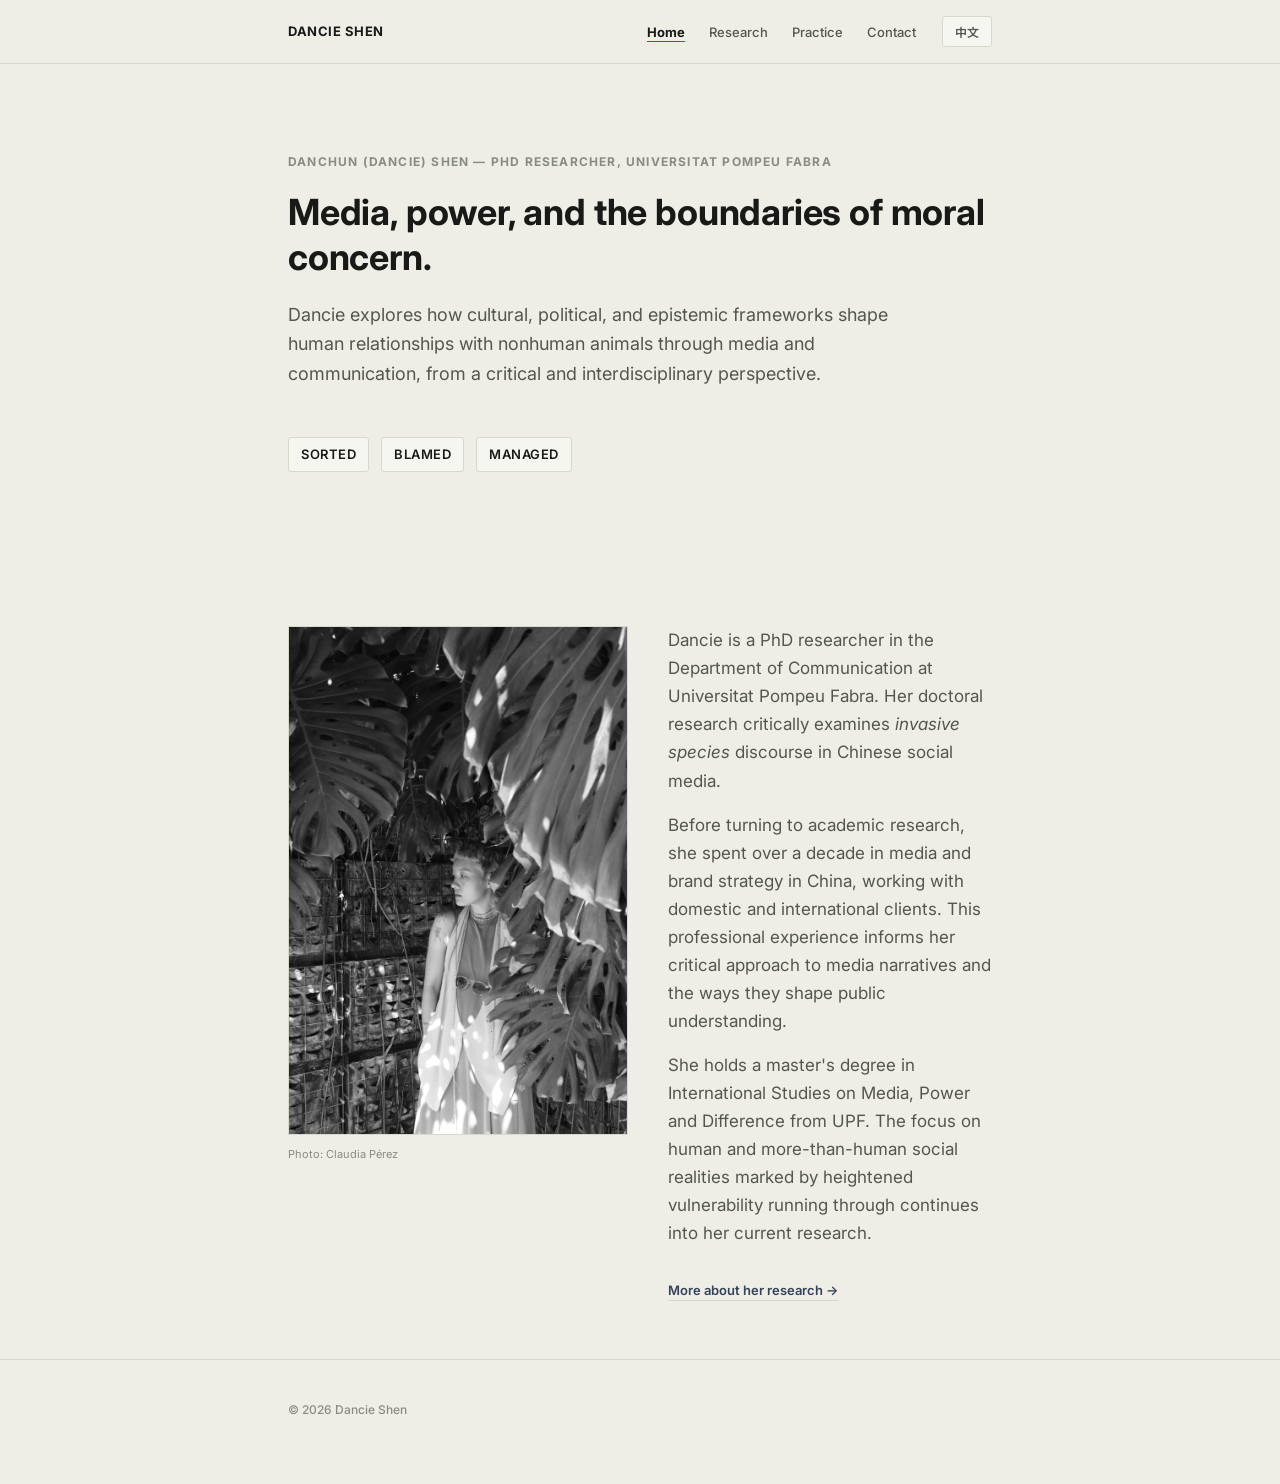
<file: index.html>
<!DOCTYPE html>
<html lang="en">
<head>
<meta charset="UTF-8">
<meta name="viewport" content="width=device-width, initial-scale=1.0">
<title>Dancie Shen</title>
<link rel="preconnect" href="https://fonts.googleapis.com">
<link rel="preconnect" href="https://fonts.gstatic.com" crossorigin>
<link href="https://fonts.googleapis.com/css2?family=Inter:ital,wght@0,400;0,500;0,600;0,700;1,400;1,500&family=Noto+Sans+SC:wght@400;500;700&display=swap" rel="stylesheet">
<link rel="icon" href="images/favicon.ico">
<link rel="icon" type="image/png" sizes="32x32" href="images/favicon-32.png">
<link rel="icon" type="image/png" sizes="16x16" href="images/favicon-16.png">
<link rel="apple-touch-icon" sizes="180x180" href="images/favicon-180.png">
<link rel="stylesheet" href="css/style.css">
</head>
<body>

<nav>
  <div class="wrap navwrap">
    <a class="nav-name" href="index.html">DANCIE SHEN</a>
    <div class="nav-right">
      <ul class="nav-links">
        <li><a href="index.html"><span class="en">Home</span><span class="zh">首页</span></a></li>
        <li><a href="research.html"><span class="en">Research</span><span class="zh">研究</span></a></li>
        <li><a href="writing.html"><span class="en">Practice</span><span class="zh">实践</span></a></li>
        <li><a href="contact.html"><span class="en">Contact</span><span class="zh">联系</span></a></li>
      </ul>
      <button id="langToggle" class="lang-toggle" aria-label="Switch language">中文</button>
    </div>
  </div>
</nav>

<header class="hero" id="top">
  <div class="wrap">
    <div class="eyebrow">
      <span class="en">Danchun (Dancie) Shen — PhD Researcher, Universitat Pompeu Fabra</span>
      <span class="zh">沈丹莼 — 博士研究生，庞培法布拉大学</span>
    </div>
    <h1>
      <span class="en">Media, power, and the boundaries of moral concern.</span>
      <span class="zh">媒介、权力<br>与道德关切的边界。</span>
    </h1>
    <p class="lede">
      <span class="en">Dancie explores how cultural, political, and epistemic frameworks shape human relationships with nonhuman animals through media and communication, from a critical and interdisciplinary perspective.</span>
      <span class="zh">沈丹莼以批判和跨学科的视角，探讨文化、政治与知识框架如何塑造人类与非人类动物之间的关系，及其在媒介与传播中的呈现方式。</span>
    </p>

    <div class="terms" id="termRow">
      <span class="term"
        data-gloss-en="Native / invasive — how a species is classified can shape whether it is understood as belonging or as a threat."
        data-gloss-zh="“本土”与“入侵”——同一个物种，不同的分类方式">
        <span class="strike"></span><span class="label">sorted</span>
      </span>
      <span class="term"
        data-gloss-en="Blamed / excused — how an ecological risk is framed shapes who is held responsible, and for what."
        data-gloss-zh="“被归咎”与“被开脱”——生态风险如何被框定，会影响谁被追究责任，以及被追究什么责任。">
        <span class="strike"></span><span class="label">blamed</span>
      </span>
      <span class="term"
        data-gloss-en="Individual / population — an animal can be recognized as an individual with interests of its own, or treated as part of a population to be managed."
        data-gloss-zh="“个体”与“群体”——一个动物可以被视为拥有自身利益的个体，也可能被当作有待管理的种群的一部分。">
        <span class="strike"></span><span class="label">managed</span>
      </span>
    </div>
    <div class="gloss" id="glossOut"></div>
  </div>
</header>

<section id="about">
  <div class="wrap reveal">
    <div class="media-grid media-grid--wide">
      <figure class="portrait-frame">
        <div class="frame-border"><img src="images/portrait.jpg" alt="Portrait of Dancie Shen" loading="lazy"></div>
        <figcaption>Photo: Claudia Pérez</figcaption>
      </figure>
      <div class="media-text">
        <p class="en-block">Dancie is a PhD researcher in the Department of Communication at Universitat Pompeu Fabra. Her doctoral research critically examines <em>invasive species</em> discourse in Chinese social media.</p>
        <p class="en-block">Before turning to academic research, she spent over a decade in media and brand strategy in China, working with domestic and international clients. This professional experience informs her critical approach to media narratives and the ways they shape public understanding.</p>
        <p class="en-block">She holds a master's degree in International Studies on Media, Power and Difference from UPF. The focus on human and more-than-human social realities marked by heightened vulnerability running through continues into her current research.</p>
        <p class="zh-block">
          沈丹莼是庞培法布拉大学传播学系的博士研究员。她的博士课题关注中文社交媒体中的"入侵物种"话语。
        </p>
        <p class="zh-block">
          在转向学术研究之前，她曾在中国从事媒体与品牌战略工作十余年，服务过国内外多家客户。这段职业经历也影响了她对媒介叙事及其如何塑造公众理解的批判性分析。
        </p>
        <p class="zh-block">
          她持有庞培法布拉大学"媒介、权力与差异国际研究"硕士学位，其对以高度脆弱性为特征的人类和非人类社会现实的关注，延续至她当下的研究。
        </p>
        <div class="link-row">
          <a href="research.html"><span class="en">More about her research →</span><span class="zh">了解更多研究内容 →</span></a>
        </div>
      </div>
    </div>
  </div>
</section>

<footer>
  <div class="wrap">
    <span>&copy; 2026 <span class="en">Dancie Shen</span><span class="zh">沈丹莼</span></span>
  </div>
</footer>

<script src="js/main.js"></script>
</body>
</html>
</file>
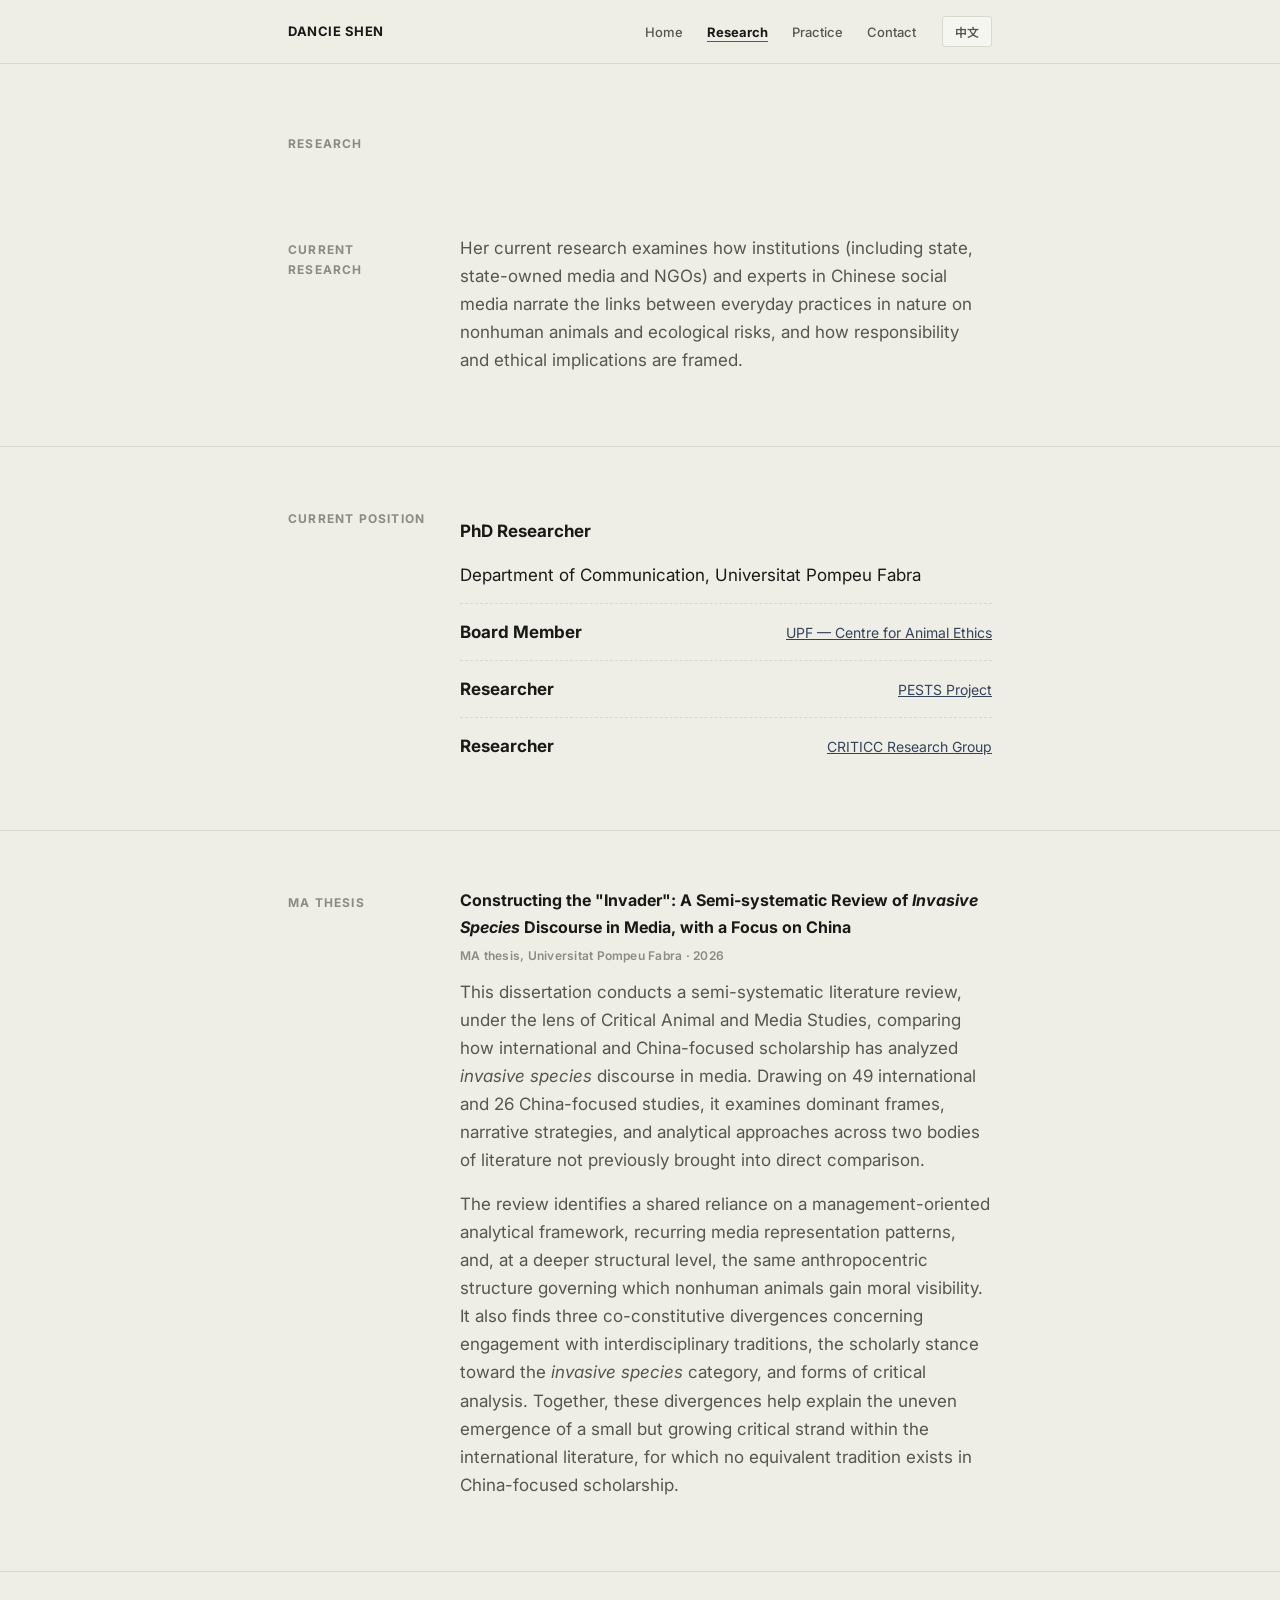
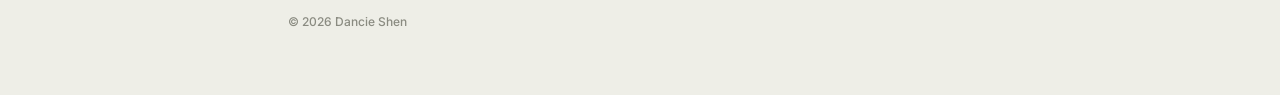
<file: research.html>
<!DOCTYPE html>
<html lang="en">
<head>
<meta charset="UTF-8">
<meta name="viewport" content="width=device-width, initial-scale=1.0">
<title>Research — Dancie Shen</title>
<link rel="preconnect" href="https://fonts.googleapis.com">
<link rel="preconnect" href="https://fonts.gstatic.com" crossorigin>
<link href="https://fonts.googleapis.com/css2?family=Inter:ital,wght@0,400;0,500;0,600;0,700;1,400;1,500&family=Noto+Sans+SC:wght@400;500;700&display=swap" rel="stylesheet">
<link rel="icon" href="images/favicon.ico">
<link rel="icon" type="image/png" sizes="32x32" href="images/favicon-32.png">
<link rel="icon" type="image/png" sizes="16x16" href="images/favicon-16.png">
<link rel="apple-touch-icon" sizes="180x180" href="images/favicon-180.png">
<link rel="stylesheet" href="css/style.css">
</head>
<body>

<nav>
  <div class="wrap navwrap">
    <a class="nav-name" href="index.html">DANCIE SHEN</a>
    <div class="nav-right">
      <ul class="nav-links">
        <li><a href="index.html"><span class="en">Home</span><span class="zh">首页</span></a></li>
        <li><a href="research.html"><span class="en">Research</span><span class="zh">研究</span></a></li>
        <li><a href="writing.html"><span class="en">Practice</span><span class="zh">实践</span></a></li>
        <li><a href="contact.html"><span class="en">Contact</span><span class="zh">联系</span></a></li>
      </ul>
      <button id="langToggle" class="lang-toggle" aria-label="Switch language">中文</button>
    </div>
  </div>
</nav>

<header class="page-head">
  <div class="wrap">
    <div class="eyebrow"><span class="en">Research</span><span class="zh">研究</span></div>
  </div>
</header>

<section id="current-research">
  <div class="wrap">
    <div class="section-grid reveal">
      <div class="eyebrow"><span class="en">Current research</span><span class="zh">当前研究</span></div>
      <div>
        <p class="en-block">Her current research examines how institutions (including state, state-owned media and NGOs) and experts in Chinese social media narrate the links between everyday practices in nature on nonhuman animals and ecological risks, and how responsibility and ethical implications are framed.</p>
        <p class="zh-block">她当前的研究考察中国社交媒体上的机构（包括国家机构、官方媒体与非政府组织）与专家，如何叙述涉及非人类动物的日常实践与生态风险之间的联系，以及责任与伦理意涵在其中如何被建构。</p>
      </div>
    </div>
  </div>
</section>

<section id="positions">
  <div class="wrap">
    <div class="section-grid reveal">
      <div class="eyebrow"><span class="en">Current Position</span><span class="zh">当前职务</span></div>
      <div>
        <ul class="pos-list">
          <li>
            <span class="pos-role"><span class="en">PhD Researcher</span><span class="zh">博士研究员</span></span>
            <span class="pos-org">Department of Communication, Universitat Pompeu Fabra</span>
          </li>
          <li>
            <span class="pos-role"><span class="en">Board Member</span><span class="zh">理事会成员</span></span>
            <span class="pos-org"><a href="https://www.upf.edu/web/cae-center-for-animal-ethics/advisory-board/-/asset_publisher/T3Vs2wXtXRY5/content/dancie-shen/maximized" target="_blank" rel="noopener">UPF — Centre for Animal Ethics</a></span>
          </li>
          <li>
            <span class="pos-role"><span class="en">Researcher</span><span class="zh">研究员</span></span>
            <span class="pos-org"><a href="https://www.upf.edu/web/pests" target="_blank" rel="noopener">PESTS Project</a></span>
          </li>
          <li>
            <span class="pos-role"><span class="en">Researcher</span><span class="zh">研究员</span></span>
            <span class="pos-org"><a href="https://www.upf.edu/web/criticc/members-research-lines" target="_blank" rel="noopener">CRITICC Research Group</a></span>
          </li>
        </ul>
      </div>
    </div>
  </div>
</section>

<section id="thesis">
  <div class="wrap">
    <div class="section-grid reveal">
      <div class="eyebrow"><span class="en">MA Thesis</span><span class="zh">硕士论文</span></div>
      <div>
        <div class="field-block">
          <h3>Constructing the "Invader": A Semi-systematic Review of <em>Invasive Species</em> Discourse in Media, with a Focus on China</h3>
          <div class="field-meta">
            <span class="en">MA thesis, Universitat Pompeu Fabra · 2026</span>
            <span class="zh">硕士论文，庞培法布拉大学 · 2026年</span>
          </div>
          <p class="en-block">This dissertation conducts a semi-systematic literature review, under the lens of Critical Animal and Media Studies, comparing how international and China-focused scholarship has analyzed <em>invasive species</em> discourse in media. Drawing on 49 international and 26 China-focused studies, it examines dominant frames, narrative strategies, and analytical approaches across two bodies of literature not previously brought into direct comparison.</p>
          <p class="en-block">The review identifies a shared reliance on a management-oriented analytical framework, recurring media representation patterns, and, at a deeper structural level, the same anthropocentric structure governing which nonhuman animals gain moral visibility. It also finds three co-constitutive divergences concerning engagement with interdisciplinary traditions, the scholarly stance toward the <em>invasive species</em> category, and forms of critical analysis. Together, these divergences help explain the uneven emergence of a small but growing critical strand within the international literature, for which no equivalent tradition exists in China-focused scholarship.</p>
          <p class="zh-block">本文在批判动物与媒介研究（Critical Animal and Media Studies）的视角下，进行了一项半系统性文献综述，比较国际与中国学界如何分析媒体中的"入侵物种"话语。研究基于49项国际研究与26项中国研究，考察了此前从未被直接比较的两个文献体系中的主导框架、叙事策略与分析路径。</p>
          <p class="zh-block">该综述发现，两者共同依赖于一种以治理为导向的分析框架，呈现出相似的媒体再现模式；在更深层的结构上，二者受制于同一种决定哪些非人类动物能够获得道德可见性的人类中心主义结构。研究还发现三个相互构成的分歧，分别涉及对跨学科传统的参与程度、学界对"入侵物种"这一分类本身的立场，以及批判性分析的形式。这些分歧共同解释了国际文献中一股虽小但持续增长的批判脉络为何得以不均衡地浮现，而这一脉络在中国相关研究中尚无对应的传统。</p>
        </div>
      </div>
    </div>
  </div>
</section>

<footer>
  <div class="wrap">
    <span>&copy; 2026 <span class="en">Dancie Shen</span><span class="zh">沈丹莼</span></span>
  </div>
</footer>

<script src="js/main.js"></script>
</body>
</html>
</file>
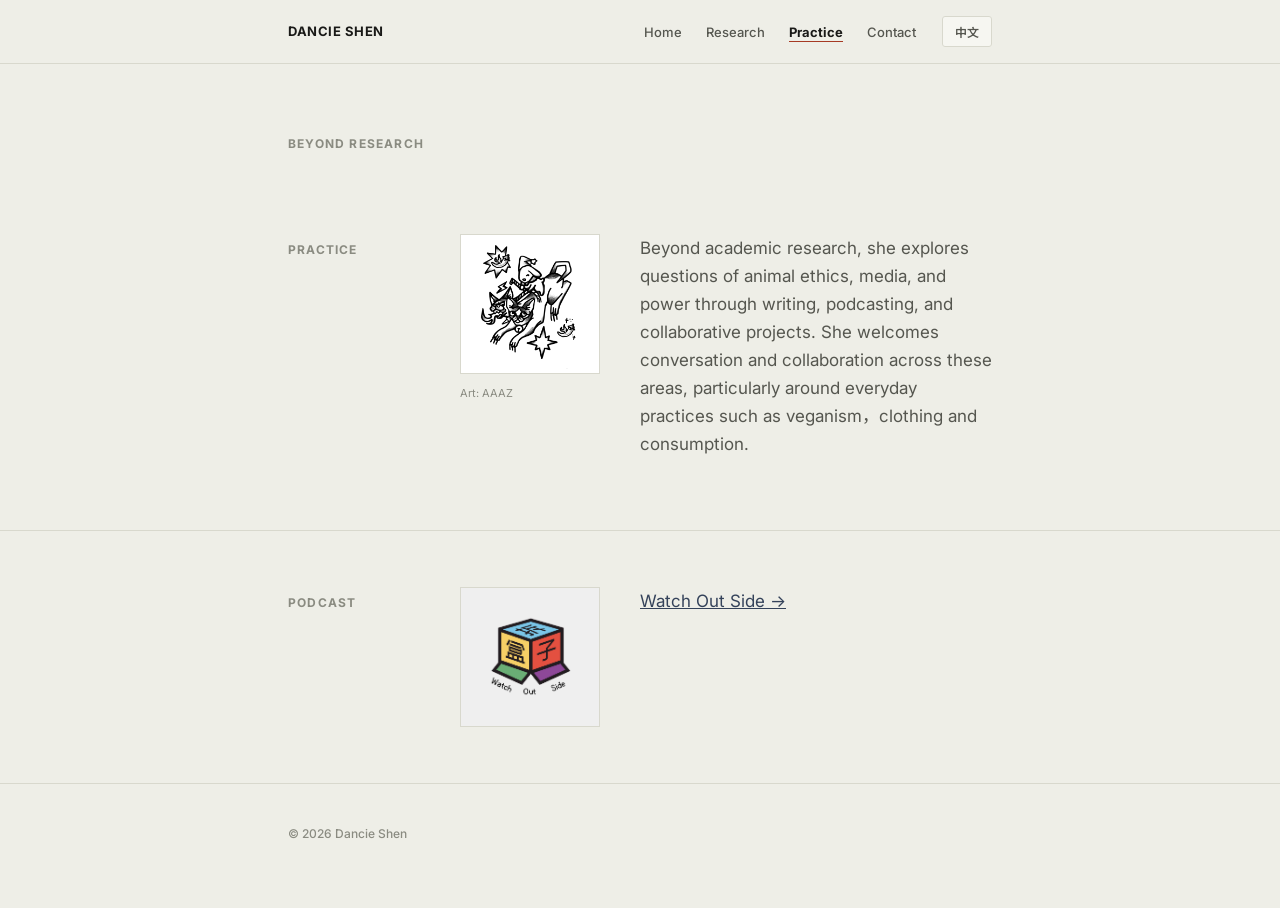
<file: writing.html>
<!DOCTYPE html>
<html lang="en">
<head>
<meta charset="UTF-8">
<meta name="viewport" content="width=device-width, initial-scale=1.0">
<title>Writing — Dancie Shen</title>
<link rel="preconnect" href="https://fonts.googleapis.com">
<link rel="preconnect" href="https://fonts.gstatic.com" crossorigin>
<link href="https://fonts.googleapis.com/css2?family=Inter:ital,wght@0,400;0,500;0,600;0,700;1,400;1,500&family=Noto+Sans+SC:wght@400;500;700&display=swap" rel="stylesheet">
<link rel="icon" href="images/favicon.ico">
<link rel="icon" type="image/png" sizes="32x32" href="images/favicon-32.png">
<link rel="icon" type="image/png" sizes="16x16" href="images/favicon-16.png">
<link rel="apple-touch-icon" sizes="180x180" href="images/favicon-180.png">
<link rel="stylesheet" href="css/style.css">
</head>
<body>

<nav>
  <div class="wrap navwrap">
    <a class="nav-name" href="index.html">DANCIE SHEN</a>
    <div class="nav-right">
      <ul class="nav-links">
        <li><a href="index.html"><span class="en">Home</span><span class="zh">首页</span></a></li>
        <li><a href="research.html"><span class="en">Research</span><span class="zh">研究</span></a></li>
        <li><a href="writing.html"><span class="en">Practice</span><span class="zh">实践</span></a></li>
        <li><a href="contact.html"><span class="en">Contact</span><span class="zh">联系</span></a></li>
      </ul>
      <button id="langToggle" class="lang-toggle" aria-label="Switch language">中文</button>
    </div>
  </div>
</nav>

<header class="page-head">
  <div class="wrap">
    <div class="eyebrow"><span class="en">Beyond research</span><span class="zh">研究之外</span></div>
  </div>
</header>

<section id="practice">
  <div class="wrap">
    <div class="section-grid reveal">
      <div class="eyebrow"><span class="en">Practice</span><span class="zh">实践</span></div>
      <div>
        <div class="media-grid media-grid--compact">
          <figure class="portrait-frame">
            <div class="frame-border"><img src="images/practice-art.jpg" alt="Tattoo flash illustration" loading="lazy"></div>
            <figcaption>Art: AAAZ</figcaption>
          </figure>
          <div class="media-text">
            <p class="en-block">Beyond academic research, she explores questions of animal ethics, media, and power through writing, podcasting, and collaborative projects. She welcomes conversation and collaboration across these areas, particularly around everyday practices such as veganism，clothing and consumption.</p>
            <p class="zh-block">在学术研究之外，她也通过写作、艺术与合作项目探索动物伦理、媒介与权力相关议题，并开放地参与这些领域的交流与合作。她欢迎就这些领域展开交流与合作，尤其是与日常生活贴近的实践，例如纯素饮食、服装与日常消费。</p>
          </div>
        </div>
      </div>
    </div>
  </div>
</section>

<section id="podcast">
  <div class="wrap">
    <div class="section-grid reveal">
      <div class="eyebrow"><span class="en">Podcast</span><span class="zh">播客</span></div>
      <div>
        <div class="media-grid media-grid--compact">
          <figure class="portrait-frame">
            <div class="frame-border"><img src="images/podcast-logo.jpg" alt="Watch Out Side podcast logo" class="no-filter" loading="lazy"></div>
          </figure>
          <div class="media-text">
            <p><a href="https://watch-out-side.com" target="_blank" rel="noopener">Watch Out Side →</a></p>
          </div>
        </div>
      </div>
    </div>
  </div>
</section>

<footer>
  <div class="wrap">
    <span>&copy; 2026 <span class="en">Dancie Shen</span><span class="zh">沈丹莼</span></span>
  </div>
</footer>

<script src="js/main.js"></script>
</body>
</html>
</file>
<file: css/style.css>
:root{
  --bg: #eeeee7;
  --bg-raised: #f6f6f1;
  --ink: #191917;
  --ink-soft: #55564f;
  --ink-faint: #8a8b81;
  --accent: #34425a;
  --flag: #a63a24;
  --line: #d8d8cd;
  --max: 760px;
  --font: 'Inter', 'Noto Sans SC', -apple-system, sans-serif;
}
*{box-sizing:border-box;}
html{scroll-behavior:smooth;}
body{
  margin:0;
  background:var(--bg);
  color:var(--ink);
  font-family:var(--font);
  font-size:17px;
  line-height:1.65;
  -webkit-font-smoothing:antialiased;
}
a{color:var(--accent);}
.wrap{max-width:var(--max); margin:0 auto; padding:0 28px;}

.eyebrow{
  font-family:var(--font);
  font-weight:700;
  font-size:12px;
  letter-spacing:.1em;
  text-transform:uppercase;
  color:var(--ink-faint);
}

/* language toggling: default English; html[lang="zh"] flips it */
.zh{display:none;}
html[lang="zh"] .en{display:none;}
html[lang="zh"] .zh{display:initial;}

/* block-level language toggle (paragraphs, list items, etc.) */
.zh-block{display:none;}
html[lang="zh"] .en-block{display:none;}
html[lang="zh"] .zh-block{display:block;}

/* NAV */
nav{
  position:sticky; top:0; z-index:20;
  background:rgba(238,238,231,.9);
  backdrop-filter:blur(6px);
  border-bottom:1px solid var(--line);
}
.navwrap{
  display:flex; align-items:center; justify-content:space-between;
  padding-top:16px; padding-bottom:16px; gap:20px; flex-wrap:wrap;
}
.nav-name{
  font-family:var(--font);
  font-weight:700;
  font-size:13px; letter-spacing:.04em;
  color:var(--ink);
  text-decoration:none;
  white-space:nowrap;
}
.nav-right{display:flex; align-items:center; gap:26px; flex-wrap:wrap;}
.nav-links{display:flex; gap:24px; list-style:none; margin:0; padding:0;}
.nav-links a{
  font-size:13px; font-weight:500; text-decoration:none; color:var(--ink-soft);
  position:relative; padding-bottom:2px;
}
.nav-links a::after{
  content:""; position:absolute; left:0; bottom:0; width:0; height:1px;
  background:var(--flag); transition:width .25s ease;
}
.nav-links a:hover::after, .nav-links a.active::after{width:100%;}
.nav-links a:hover, .nav-links a.active{color:var(--ink); font-weight:700;}

.lang-toggle{
  font-family:var(--font);
  font-weight:600;
  font-size:12px;
  background:var(--bg-raised);
  border:1px solid var(--line);
  color:var(--ink-soft);
  border-radius:3px;
  padding:6px 12px;
  cursor:pointer;
  transition:border-color .2s ease, color .2s ease;
}
.lang-toggle:hover{border-color:var(--flag); color:var(--flag);}

/* HERO */
header.hero{padding:88px 0 56px;}
.hero h1{
  font-family:var(--font);
  font-weight:700;
  font-size:clamp(26px, 3.6vw, 36px);
  line-height:1.25;
  margin:18px 0 20px;
  letter-spacing:-.005em;
}
.hero p.lede{
  font-size:18px; color:var(--ink-soft); max-width:58ch; margin:0 0 40px;
}

/* terminology signature */
.terms{
  display:flex; flex-wrap:wrap; gap:10px 12px; align-items:flex-start;
  padding-top:8px;
}
.term{
  position:relative;
  font-family:var(--font);
  font-weight:600;
  font-size:13px;
  padding:6px 12px;
  border:1px solid var(--line);
  border-radius:3px;
  cursor:default;
  background:var(--bg-raised);
  transition:border-color .2s ease, color .2s ease;
}
.term .label{position:relative; z-index:1; text-transform:uppercase; letter-spacing:.04em;}
.term .strike{
  position:absolute; left:8px; right:8px; top:50%;
  height:1px; background:var(--flag);
  transform:scaleX(0); transform-origin:left;
  transition:transform .35s ease;
}
.term:hover{border-color:var(--flag); color:var(--flag);}
.term:hover .strike{transform:scaleX(1);}
.gloss{
  font-family:var(--font);
  font-style:italic;
  font-size:15px; color:var(--ink-soft);
  max-width:58ch;
  min-height:26px;
  margin-top:16px;
  opacity:0; transform:translateY(-4px);
  transition:opacity .2s ease, transform .2s ease;
}
html[lang="zh"] .gloss{font-style:normal;}
.gloss.show{opacity:1; transform:translateY(0);}
.gloss::before{content:"— "; color:var(--flag);}

/* media grid — photo column + text column, side by side with breathing gap */
.media-grid{
  display:grid;
  grid-template-columns: minmax(200px, 300px) 1fr;
  gap:0 40px;
  align-items:start;
}
.media-grid--compact{
  grid-template-columns: 140px 1fr;
}
.media-grid--wide{
  grid-template-columns: minmax(240px, 340px) 1fr;
}
@media (max-width:640px){
  .media-grid, .media-grid--compact, .media-grid--wide{grid-template-columns:1fr;}
}
.portrait-frame{margin:0; padding:0;}
.portrait-frame .frame-border{
  border:1px solid var(--line);
  overflow:hidden;
}
.portrait-frame img{
  display:block; width:100%; height:auto;
  filter:grayscale(1) contrast(1.02);
}
.portrait-frame img.no-filter{filter:none;}
.portrait-frame figcaption{
  font-family:var(--font); font-size:11px; color:var(--ink-faint);
  margin-top:10px;
}

/* generic page header (non-home pages) */
.page-head{padding:70px 0 24px;}
.page-head h1{
  font-family:var(--font); font-weight:700;
  font-size:clamp(28px, 4.4vw, 40px);
  margin:14px 0 0;
}

/* SECTIONS */
section{padding:56px 0; border-top:1px solid var(--line);}
section:first-of-type{border-top:none;}
section h2{
  font-family:var(--font); font-weight:700;
  font-size:24px; margin:0 0 26px;
}
.section-grid{display:grid; grid-template-columns:140px 1fr; gap:0 32px;}
.section-grid .eyebrow{padding-top:6px;}
@media (max-width:600px){
  .section-grid{grid-template-columns:1fr;}
  .section-grid .eyebrow{margin-bottom:8px;}
}

p{margin:0 0 16px; color:var(--ink-soft);}
p:last-child{margin-bottom:0;}
strong{color:var(--ink); font-weight:700;}
em{font-style:italic; color:inherit;}

.field-block + .field-block{margin-top:34px; padding-top:30px; border-top:1px dashed var(--line);}
.field-block h3{
  font-family:var(--font); font-weight:700; font-size:16px; color:var(--ink);
  margin:0 0 6px;
}
.field-meta{
  font-family:var(--font); font-weight:600; font-size:12px; color:var(--ink-faint);
  margin-bottom:12px; letter-spacing:.02em;
}

/* positions list */
.pos-list{list-style:none; margin:0; padding:0;}
.pos-list li{
  padding:14px 0; border-top:1px dashed var(--line);
  display:flex; justify-content:space-between; gap:16px; flex-wrap:wrap;
}
.pos-list li:first-child{border-top:none;}
.pos-role{color:var(--ink); font-weight:700;}
.pos-org a{font-size:14px;}

/* publication titles */
.pub-list{list-style:none; margin:0; padding:0;}
.pub-list li{
  padding:16px 0; border-top:1px dashed var(--line);
  font-family:var(--font); font-style:italic; font-size:16px; color:var(--ink);
  line-height:1.5;
}
html[lang="zh"] .pub-list li{font-style:normal;}
.pub-list li:first-child{border-top:none;}

.link-row{margin-top:28px;}
.link-row a{
  font-family:var(--font); font-weight:600; font-size:13px;
  text-decoration:none; color:var(--accent);
  border-bottom:1px solid var(--line); padding-bottom:2px;
}
.link-row a:hover{border-color:var(--flag); color:var(--flag);}

/* contact page */
.contact-hero{padding:120px 0 140px;}
.contact-hero .plain-email{
  font-family:var(--font); font-weight:500;
  font-size:17px;
  color:var(--ink);
  text-decoration:none;
  border-bottom:1px solid var(--line);
}
.contact-hero .plain-email:hover{border-color:var(--flag); color:var(--flag);}

footer{padding:40px 0 64px; border-top:1px solid var(--line);}
footer .wrap{
  display:flex; flex-wrap:wrap; justify-content:space-between; align-items:center; gap:16px;
  font-family:var(--font); font-weight:500; font-size:12px; color:var(--ink-faint);
}
footer a{color:var(--ink-faint);}

.reveal{opacity:0; transform:translateY(14px); transition:opacity .6s ease, transform .6s ease;}
.reveal.in{opacity:1; transform:translateY(0);}
@media (prefers-reduced-motion: reduce){
  .reveal{opacity:1; transform:none; transition:none;}
  html{scroll-behavior:auto;}
}
</file>
